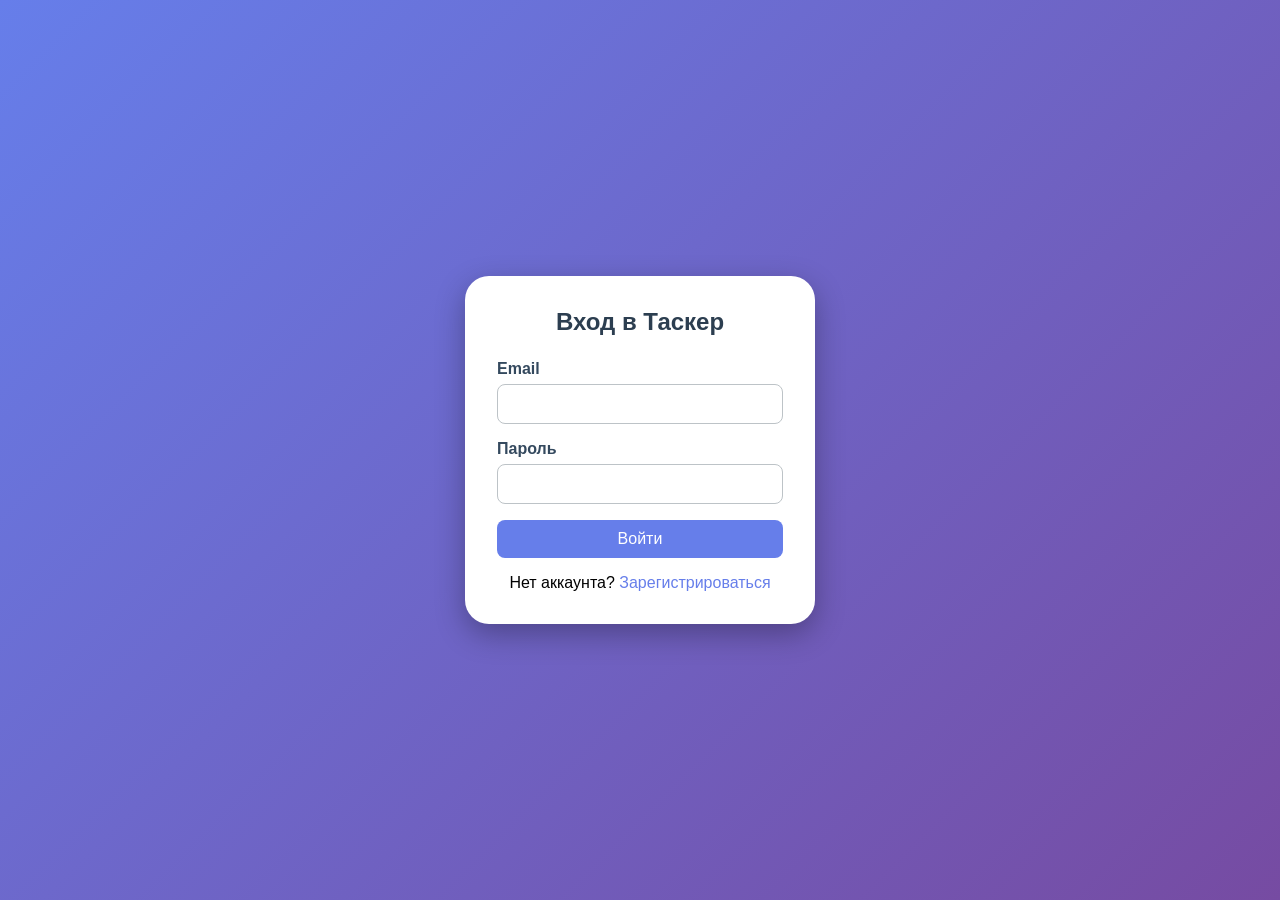
<file: templates/login.html>
<!DOCTYPE html>
<html lang="ru">
<head>
    <meta charset="UTF-8">
    <meta name="viewport" content="width=device-width, initial-scale=1.0">
    <title>Вход - Таскер</title>
    <style>
        * { margin: 0; padding: 0; box-sizing: border-box; }
        body {
            font-family: 'Segoe UI', Tahoma, Geneva, Verdana, sans-serif;
            background: linear-gradient(135deg, #667eea 0%, #764ba2 100%);
            min-height: 100vh;
            display: flex;
            justify-content: center;
            align-items: center;
        }
        .auth-container {
            background: white;
            border-radius: 24px;
            padding: 32px;
            width: 350px;
            box-shadow: 0 10px 30px rgba(0,0,0,0.3);
        }
        h2 { text-align: center; margin-bottom: 24px; color: #2c3e50; }
        .form-group { margin-bottom: 16px; }
        label { display: block; margin-bottom: 6px; font-weight: 600; color: #34495e; }
        input { width: 100%; padding: 10px; border: 1px solid #bdc3c7; border-radius: 8px; font-size: 1rem; }
        button { width: 100%; padding: 10px; background: #667eea; color: white; border: none; border-radius: 8px; font-size: 1rem; cursor: pointer; transition: 0.2s; }
        button:hover { transform: scale(1.02); background: #5a67d8; }
        .link { text-align: center; margin-top: 16px; }
        .link a { color: #667eea; text-decoration: none; }
        .error { background: #fee; color: #e74c3c; padding: 8px; border-radius: 8px; margin-bottom: 16px; text-align: center; display: none; }
    </style>
</head>
<body>
<div class="auth-container">
    <h2>Вход в Таскер</h2>
    <div id="errorMsg" class="error"></div>
    <form id="loginForm">
        <div class="form-group">
            <label>Email</label>
            <input type="email" id="email" required>
        </div>
        <div class="form-group">
            <label>Пароль</label>
            <input type="password" id="password" required>
        </div>
        <button type="submit">Войти</button>
    </form>
    <div class="link">Нет аккаунта? <a href="/register">Зарегистрироваться</a></div>
</div>
<script>
    document.getElementById('loginForm').onsubmit = async (e) => {
        e.preventDefault();
        const errorDiv = document.getElementById('errorMsg');
        errorDiv.style.display = 'none';
        const email = document.getElementById('email').value;
        const password = document.getElementById('password').value;
        try {
            const res = await fetch('/auth/login', {
                method: 'POST',
                headers: { 'Content-Type': 'application/json' },
                body: JSON.stringify({ email, password })
            });
            if (res.ok) {
                window.location.href = '/';
            } else {
                const data = await res.json();
                errorDiv.textContent = data.detail || 'Ошибка входа';
                errorDiv.style.display = 'block';
            }
        } catch (err) {
            errorDiv.textContent = 'Ошибка соединения';
            errorDiv.style.display = 'block';
        }
    };
</script>
</body>
</html>
</file>
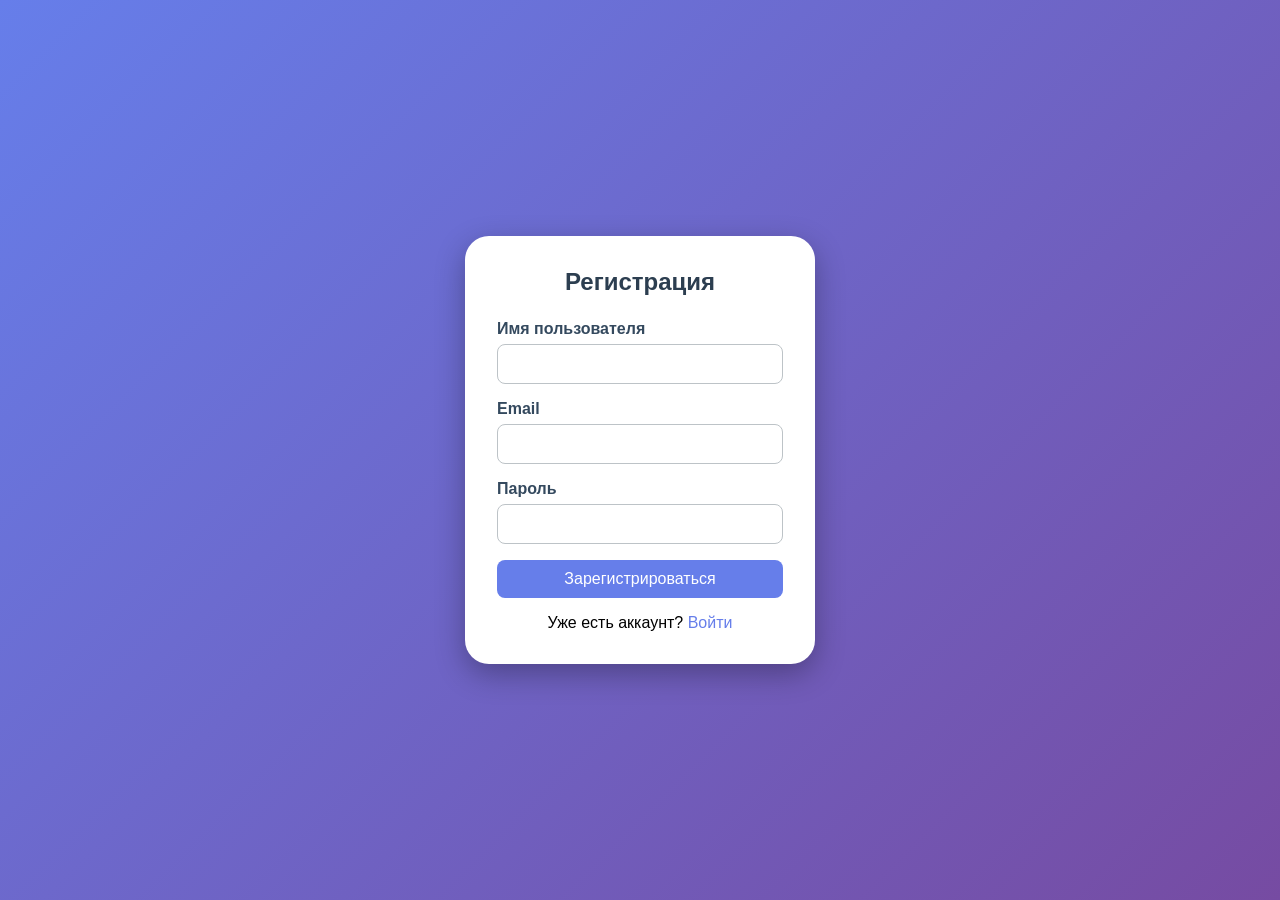
<file: templates/register.html>
<!DOCTYPE html>
<html lang="ru">
<head>
    <meta charset="UTF-8">
    <meta name="viewport" content="width=device-width, initial-scale=1.0">
    <title>Регистрация - Таскер</title>
    <style>
        * { margin: 0; padding: 0; box-sizing: border-box; }
        body {
            font-family: 'Segoe UI', Tahoma, Geneva, Verdana, sans-serif;
            background: linear-gradient(135deg, #667eea 0%, #764ba2 100%);
            min-height: 100vh;
            display: flex;
            justify-content: center;
            align-items: center;
        }
        .auth-container {
            background: white;
            border-radius: 24px;
            padding: 32px;
            width: 350px;
            box-shadow: 0 10px 30px rgba(0,0,0,0.3);
        }
        h2 { text-align: center; margin-bottom: 24px; color: #2c3e50; }
        .form-group { margin-bottom: 16px; }
        label { display: block; margin-bottom: 6px; font-weight: 600; color: #34495e; }
        input { width: 100%; padding: 10px; border: 1px solid #bdc3c7; border-radius: 8px; font-size: 1rem; }
        button { width: 100%; padding: 10px; background: #667eea; color: white; border: none; border-radius: 8px; font-size: 1rem; cursor: pointer; transition: 0.2s; }
        button:hover { transform: scale(1.02); background: #5a67d8; }
        .link { text-align: center; margin-top: 16px; }
        .link a { color: #667eea; text-decoration: none; }
        .error { background: #fee; color: #e74c3c; padding: 8px; border-radius: 8px; margin-bottom: 16px; text-align: center; display: none; }
    </style>
</head>
<body>
<div class="auth-container">
    <h2>Регистрация</h2>
    <div id="errorMsg" class="error"></div>
    <form id="registerForm">
        <div class="form-group">
            <label>Имя пользователя</label>
            <input type="text" id="username" required>
        </div>
        <div class="form-group">
            <label>Email</label>
            <input type="email" id="email" required>
        </div>
        <div class="form-group">
            <label>Пароль</label>
            <input type="password" id="password" required>
        </div>
        <button type="submit">Зарегистрироваться</button>
    </form>
    <div class="link">Уже есть аккаунт? <a href="/login">Войти</a></div>
</div>
<script>
    document.getElementById('registerForm').onsubmit = async (e) => {
        e.preventDefault();
        const errorDiv = document.getElementById('errorMsg');
        errorDiv.style.display = 'none';
        const username = document.getElementById('username').value;
        const email = document.getElementById('email').value;
        const password = document.getElementById('password').value;
        try {
            const res = await fetch('/auth/register', {
                method: 'POST',
                headers: { 'Content-Type': 'application/json' },
                body: JSON.stringify({ username, email, password })
            });
            if (res.ok) {
                // автоматический вход после регистрации
                const loginRes = await fetch('/auth/login', {
                    method: 'POST',
                    headers: { 'Content-Type': 'application/json' },
                    body: JSON.stringify({ email, password })
                });
                if (loginRes.ok) {
                    window.location.href = '/';
                } else {
                    window.location.href = '/login';
                }
            } else {
                const data = await res.json();
                errorDiv.textContent = data.detail || 'Ошибка регистрации';
                errorDiv.style.display = 'block';
            }
        } catch (err) {
            errorDiv.textContent = 'Ошибка соединения';
            errorDiv.style.display = 'block';
        }
    };
</script>
</body>
</html>
</file>
